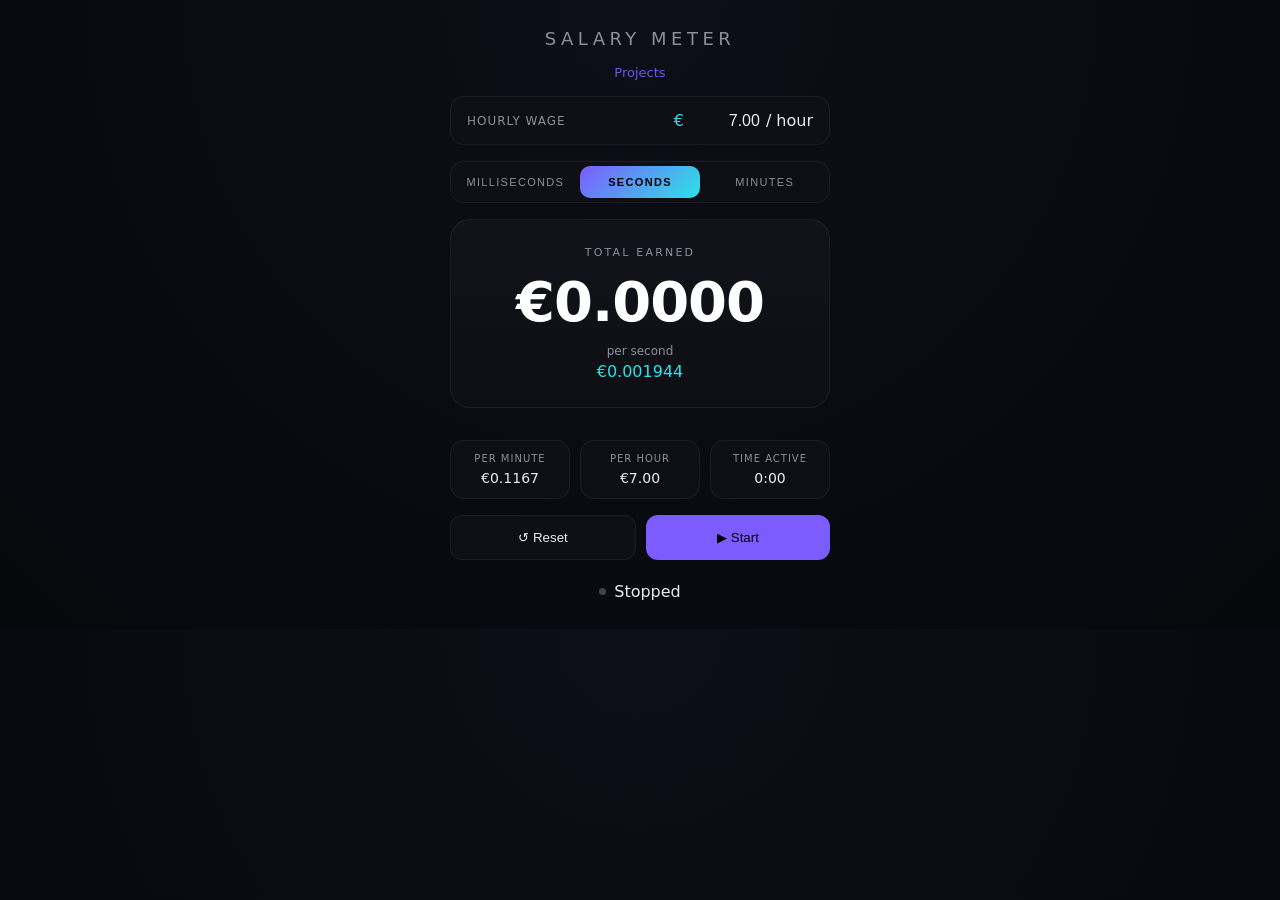
<file: index.html>
<!DOCTYPE html>
<html lang="en">
<head>
<meta charset="UTF-8">
<meta name="viewport" content="width=device-width, initial-scale=1.0">

<title>Salary Meter</title>

<link rel="stylesheet" href="style.css">

<link href="https://fonts.googleapis.com/css2?family=Bebas+Neue&family=DM+Mono:wght@400;500&display=swap" rel="stylesheet">
</head>

<body>

<div class="header">
  <h1>Salary Meter</h1>
</div>

<a href="projects.html" class="nav-link">Projects</a>

<div class="wage-row">
  <label>Hourly wage</label>
  <div class="wage-input-wrap">
    <span class="sym">€</span>
    <input type="text" id="wage" value="7.00">
    <span class="unit">/ hour</span>
  </div>
</div>

<div class="modes">
  <button class="mode-btn" data-mode="ms">Milliseconds</button>
  <button class="mode-btn active" data-mode="s">Seconds</button>
  <button class="mode-btn" data-mode="m">Minutes</button>
</div>

<div class="main-card">
  <div class="total-label">Total earned</div>
  <div class="total-value" id="totalValue">€0.0000</div>

  <div class="divider"></div>

  <div class="rate-label" id="rateLabel">per second</div>
  <div class="rate-value" id="rateValue">€0.000000</div>
</div>

<div class="progress-wrap">
  <div class="progress-fill" id="progressFill"></div>
</div>

<div class="stats-row">
  <div class="stat">
    <div class="s-lbl">Per minute</div>
    <div class="s-val" id="perMin">€0.00</div>
  </div>

  <div class="stat">
    <div class="s-lbl">Per hour</div>
    <div class="s-val" id="perHour">€0.00</div>
  </div>

  <div class="stat">
    <div class="s-lbl">Time active</div>
    <div class="s-val" id="elapsed">0:00</div>
  </div>
</div>

<div class="btn-row">
  <button class="btn btn-reset" id="resetBtn">↺ Reset</button>
  <button class="btn btn-start" id="startBtn">▶ Start</button>
</div>

<div class="status-row">
  <span class="dot" id="dot"></span>
  <span class="status-txt" id="statusTxt">Stopped</span>
</div>

<script src="script.js"></script>

</body>
</html>
</file>
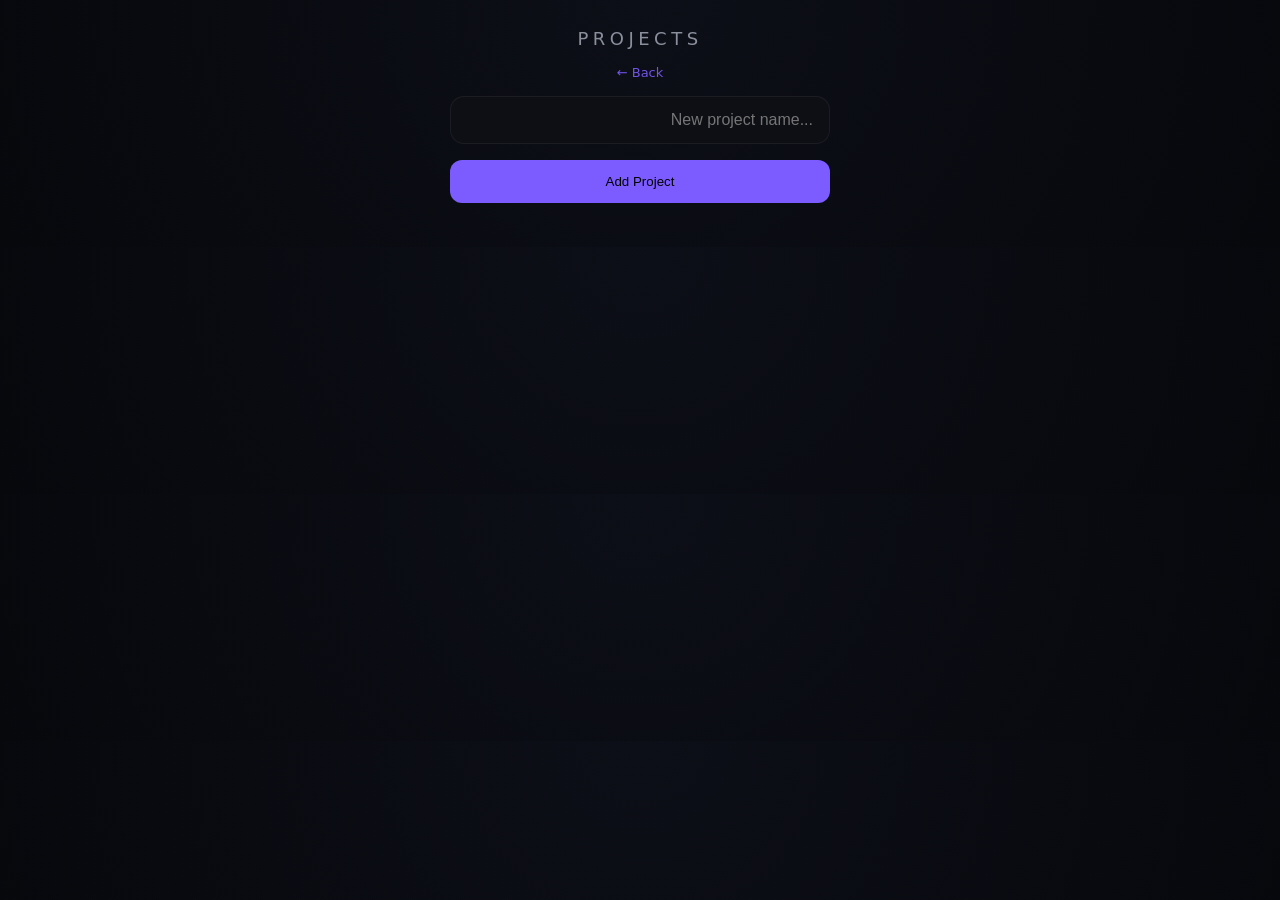
<file: projects.html>
<!DOCTYPE html>
<html lang="en">
<head>
  <meta charset="UTF-8">
  <meta name="viewport" content="width=device-width, initial-scale=1.0">
  <title>Projects</title>
  <link rel="stylesheet" href="style.css">
</head>
<body>

<div class="header">
  <h1>Projects</h1>
</div>

<a href="index.html" class="nav-link">← Back</a>

<!-- INPUT -->
<div class="wage-row">
  <input id="projectName" placeholder="New project name..." style="width:100%">
</div>

<!-- BUTTON -->
<div class="btn-row">
  <button id="addBtn" class="btn btn-start">Add Project</button>
</div>

<!-- LIST -->
<div id="projectList" class="stats-row" style="grid-template-columns: 1fr;"></div>

<script src="script.js"></script>
</body>
</html>
</file>
<file: style.css>
* {
  margin: 0;
  padding: 0;
  box-sizing: border-box;
}

:root {
  --bg: #07080c;
  --card: #11131a;
  --card2: #0d0f14;
  --text: #e9e9ee;
  --muted: #8a8f9c;
  --accent: #7c5cff;
  --accent2: #2de2e6;
  --border: rgba(255,255,255,0.06);
}

body {
  background: radial-gradient(circle at top, #0d0f18, var(--bg));
  color: var(--text);
  font-family: system-ui, -apple-system, Segoe UI, Roboto, sans-serif;
  display: flex;
  flex-direction: column;
  align-items: center;
  padding: 28px 16px;
  gap: 16px;
}

/* HEADER */
.header h1 {
  font-size: 18px;
  letter-spacing: 0.25em;
  text-transform: uppercase;
  color: var(--muted);
  font-weight: 500;
}

/* NAV */
.nav-link {
  font-size: 13px;
  color: var(--accent);
  text-decoration: none;
  opacity: 0.9;
}
.nav-link:hover {
  opacity: 1;
}

/* INPUT */
.wage-row {
  width: 100%;
  max-width: 380px;
  display: flex;
  justify-content: space-between;
  align-items: center;
  background: var(--card2);
  padding: 14px 16px;
  border-radius: 14px;
  border: 1px solid var(--border);
}

.wage-row label {
  font-size: 12px;
  color: var(--muted);
  letter-spacing: 0.08em;
  text-transform: uppercase;
}

.wage-input-wrap {
  display: flex;
  align-items: center;
  gap: 6px;
}

.wage-input-wrap .sym {
  color: var(--accent2);
}

input {
  background: transparent;
  border: none;
  outline: none;
  color: var(--text);
  width: 70px;
  text-align: right;
  font-size: 16px;
}

/* MODE SWITCH */
.modes {
  width: 100%;
  max-width: 380px;
  display: flex;
  background: var(--card2);
  border: 1px solid var(--border);
  border-radius: 14px;
  padding: 4px;
  gap: 4px;
}

.mode-btn {
  flex: 1;
  padding: 10px 0;
  border: none;
  background: transparent;
  color: var(--muted);
  font-size: 11px;
  letter-spacing: 0.12em;
  text-transform: uppercase;
  cursor: pointer;
  border-radius: 10px;
  transition: 0.15s ease;
}

.mode-btn:hover {
  color: var(--text);
}

.mode-btn.active {
  background: linear-gradient(135deg, var(--accent), var(--accent2));
  color: #000;
  font-weight: 600;
}

/* MAIN CARD */
.main-card {
  width: 100%;
  max-width: 380px;
  background: linear-gradient(180deg, var(--card), var(--card2));
  border: 1px solid var(--border);
  border-radius: 20px;
  padding: 26px 18px;
  text-align: center;
}

.total-label {
  font-size: 11px;
  color: var(--muted);
  letter-spacing: 0.2em;
  text-transform: uppercase;
  margin-bottom: 10px;
}

.total-value {
  font-size: 56px;
  font-weight: 600;
  letter-spacing: -1px;
  color: white;
}

.rate-label {
  font-size: 12px;
  color: var(--muted);
  margin-top: 10px;
}

.rate-value {
  color: var(--accent2);
  font-size: 16px;
  margin-top: 4px;
}

/* STATS */
.stats-row {
  width: 100%;
  max-width: 380px;
  display: grid;
  grid-template-columns: 1fr 1fr 1fr;
  gap: 10px;
}

.stat {
  background: var(--card2);
  border: 1px solid var(--border);
  border-radius: 14px;
  padding: 12px;
  text-align: center;
}

.s-lbl {
  font-size: 10px;
  color: var(--muted);
  text-transform: uppercase;
  letter-spacing: 0.1em;
}

.s-val {
  margin-top: 6px;
  font-size: 14px;
  color: var(--text);
}

/* BUTTONS */
.btn-row {
  width: 100%;
  max-width: 380px;
  display: flex;
  gap: 10px;
}

.btn {
  flex: 1;
  padding: 14px;
  border-radius: 12px;
  border: 1px solid var(--border);
  cursor: pointer;
  font-weight: 500;
  background: var(--card2);
  color: var(--text);
  transition: 0.15s;
}

.btn-start {
  background: var(--accent);
  border: none;
  color: black;
}

.btn-start:hover {
  transform: translateY(-1px);
}

.btn-reset:hover {
  border-color: rgba(255,255,255,0.15);
  color: #ff5c5c;
}

/* STATUS */
.status-row {
  display: flex;
  align-items: center;
  gap: 8px;
  margin-top: 6px;
}

.dot {
  width: 7px;
  height: 7px;
  border-radius: 50%;
  background: #444;
}

.dot.live {
  background: var(--accent2);
  box-shadow: 0 0 10px var(--accent2);
}
</file>
